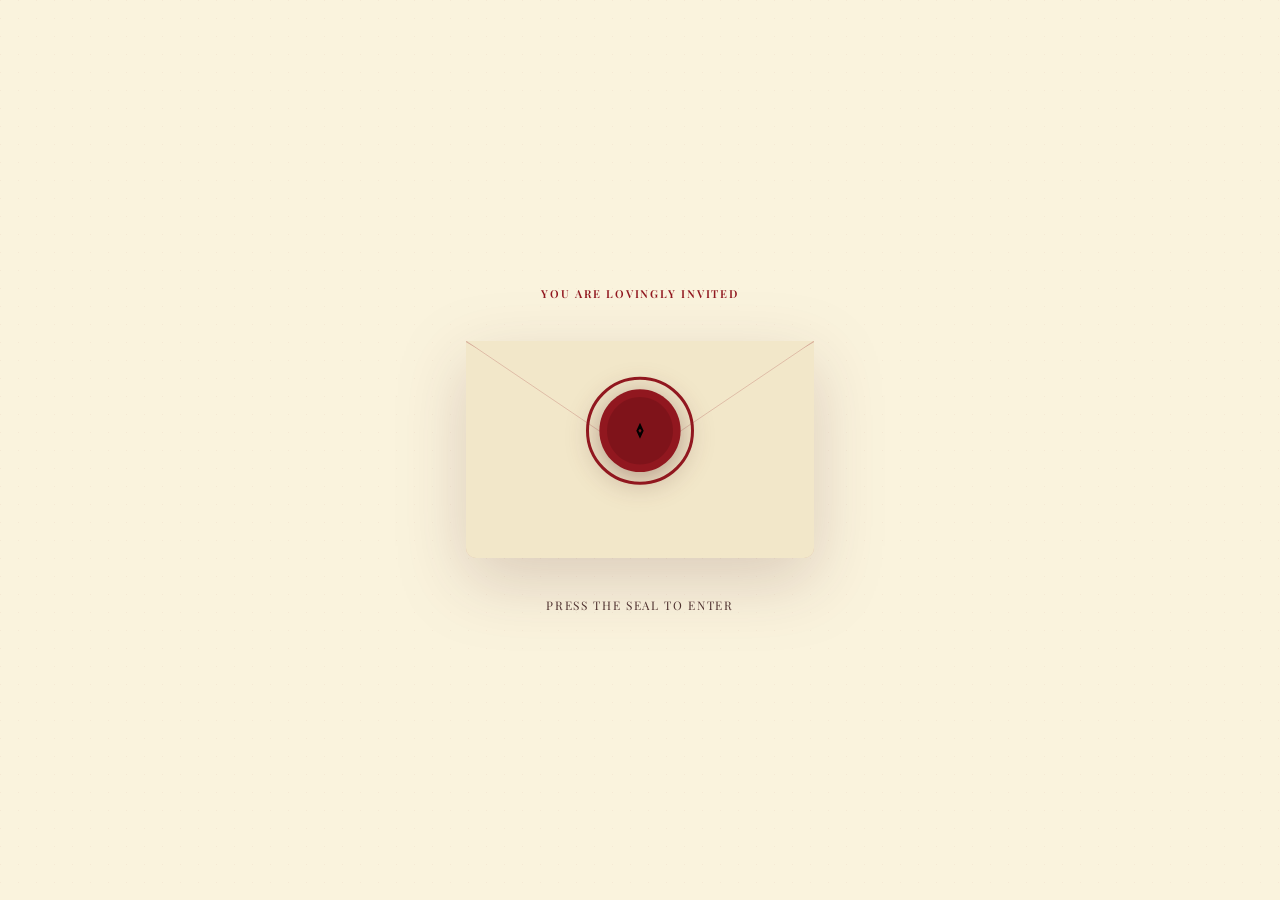
<file: index.html>
<!doctype html>
<html lang="en">
<head>
  <meta charset="utf-8">
  <meta name="viewport" content="width=device-width, initial-scale=1">
  <title>Abdul Khayyum Farooqui</title>
  <meta name="description" content="Join us Sunday, December 20th, 2026 at 5:30 PM at Metroplex Event Center, Rogers, AR.">

  <!-- Link-preview card (WhatsApp/iMessage/Facebook/etc. read these when the URL is shared) -->
  <meta property="og:type" content="website">
  <meta property="og:title" content="Abdul Khayyum Farooqui">
  <meta property="og:description" content="Join us Sunday, December 20th, 2026 at 5:30 PM at Metroplex Event Center, Rogers, AR.">
  <meta name="twitter:card" content="summary_large_image">
  <meta name="twitter:title" content="Abdul Khayyum Farooqui">
  <meta name="twitter:description" content="Join us Sunday, December 20th, 2026 at 5:30 PM at Metroplex Event Center, Rogers, AR.">

  <link rel="preconnect" href="https://fonts.googleapis.com">
  <link rel="preconnect" href="https://fonts.gstatic.com" crossorigin>
  <link href="https://fonts.googleapis.com/css2?family=Alex+Brush&family=Amiri:ital@0;1&family=Cormorant+Garamond:ital,wght@0,400;0,500;0,600;1,400;1,500&family=Playfair+Display:wght@500;600;700&display=swap" rel="stylesheet">

  <link rel="icon" href="data:image/svg+xml,%3Csvg xmlns='http://www.w3.org/2000/svg' viewBox='0 0 16 16'%3E%3Cpath fill='%2391171F' d='M8 1 L11.2 8 L8 15 L4.8 8 Z'/%3E%3C/svg%3E">
  <link rel="stylesheet" href="./static/css/style.css">
</head>
<body>

  <!-- Reusable ornament sprite (invisible; referenced via <use>) -->
  <svg width="0" height="0" style="position:absolute" aria-hidden="true">
    <defs>
      <symbol id="orn-flourish" viewBox="0 0 120 120">
        <path d="M4,4 C40,4 28,42 60,42 C92,42 80,12 116,12" fill="none" stroke="currentColor" stroke-width="1.3"/>
        <path d="M4,4 C4,40 42,28 42,60 C42,92 12,80 12,116" fill="none" stroke="currentColor" stroke-width="1.3"/>
        <path d="M4,4 C48,4 48,48 96,48" fill="none" stroke="currentColor" stroke-width="0.9" opacity="0.7"/>
        <circle cx="60" cy="42" r="2.6" fill="currentColor"/>
        <circle cx="42" cy="60" r="2.6" fill="currentColor"/>
        <circle cx="96" cy="48" r="2" fill="currentColor" opacity="0.7"/>
      </symbol>
      <symbol id="orn-diamond" viewBox="0 0 16 16">
        <path fill-rule="evenodd" d="M8 1 L11.2 8 L8 15 L4.8 8 Z M8 6.2 L9.4 8 L8 9.8 L6.6 8 Z"/>
      </symbol>
    </defs>
  </svg>

  <!-- The Seal Unfastens entry -->
  <div id="seal-overlay">
    <div class="seal-scene">
      <p class="eyebrow seal-eyebrow">You are lovingly invited</p>

      <div class="envelope">
        <div class="envelope-back"></div>
        <div class="envelope-flap">
          <svg class="envelope-crease" viewBox="0 0 100 33.75" preserveAspectRatio="none" aria-hidden="true">
            <path class="envelope-crease-fill" d="M0,0 L100,0 L50,33.75 Z"/>
            <path d="M0,0 L50,33.75 L100,0" vector-effect="non-scaling-stroke"/>
          </svg>
        </div>
        <div class="envelope-card">
          <p class="eyebrow">Reception</p>
          <p class="envelope-card-names">
            <span>Abdul Khayyum Farooqui</span>
          </p>
          <svg class="envelope-card-bismillah" viewBox="0 0 320 64" aria-hidden="true">
            <g class="bismillah-reveal">
              <text x="160" y="38" text-anchor="middle" class="bismillah-text">بِسْمِ ٱللَّٰهِ ٱلرَّحْمَٰنِ ٱلرَّحِيمِ</text>
            </g>
            <path class="bismillah-stroke" d="M280,54 C230,63 90,63 40,54" fill="none"/>
          </svg>
        </div>
        <div class="envelope-pocket">
          <svg class="envelope-crease" viewBox="0 0 100 56.25" preserveAspectRatio="none" aria-hidden="true">
            <path d="M0,0.2 L50,24.95 L100,0.2" vector-effect="non-scaling-stroke"/>
          </svg>
        </div>

        <div class="seal-wrap">
          <button type="button" id="seal-btn" aria-label="Press the seal to enter the invitation">
            <svg class="wax-seal" viewBox="0 0 120 120" aria-hidden="true">
              <g class="seal-half seal-half-left">
                <path d="M60 6 C31 6 7 30 7 60 C7 90 31 114 60 114 Z" fill="#91171F"/>
                <path d="M60 16 C36 16 17 36 17 60 C17 84 36 104 60 104 Z" fill="#6F1017" opacity="0.5"/>
              </g>
              <g class="seal-half seal-half-right">
                <path d="M60 6 C89 6 113 30 113 60 C113 90 89 114 60 114 Z" fill="#91171F"/>
                <path d="M60 16 C84 16 103 36 103 60 C103 84 84 104 60 104 Z" fill="#6F1017" opacity="0.5"/>
              </g>
              <g class="seal-core">
                <use href="#orn-diamond" x="48" y="48" width="24" height="24" style="color:#FAF3DD"/>
              </g>
            </svg>
          </button>
        </div>
      </div>

      <p class="seal-hint" id="seal-hint">Press the seal to enter</p>
    </div>
  </div>

  <noscript>
    <style>
      #seal-overlay { display: none !important; }
      main[hidden] { display: block !important; }
      .reveal { opacity: 1 !important; transform: none !important; }
    </style>
  </noscript>

  <!-- Main invitation -->
  <main id="invitation" hidden>

    <section class="section hero reveal">
      <svg class="corner corner-tl" viewBox="0 0 120 120" aria-hidden="true"><use href="#orn-flourish"/></svg>
      <svg class="corner corner-tr" viewBox="0 0 120 120" aria-hidden="true"><use href="#orn-flourish"/></svg>

      <p class="besmillah-arabic">بِسْمِ ٱللَّٰهِ ٱلرَّحْمَٰنِ ٱلرَّحِيمِ</p>
      <p class="besmillah-translation">In the name of God, the Most Gracious, the Most Merciful</p>

      <p class="host-line">Mrs. Sadaf Unnisa</p>

      <p class="request-line">Requests the honor of your presence at the</p>
      <h2 class="ceremony-name">Reception</h2>
      <p class="request-line">celebrating the marriage of</p>

      <h1 class="couple-names">
        <span class="name">Abdul Khayyum<br>Farooqui</span>
        <span class="parents-line">son of Mrs. and Mr. (Late) Abdul Basith Farooqui</span>
      </h1>

      <p class="request-line">with the daughter of</p>
      <p class="host-line">
        Mr. and Mrs. Nusrath Aleem Mohammed
      </p>

      <div class="divider"><span></span><svg class="divider-mark" viewBox="0 0 16 16" aria-hidden="true"><use href="#orn-diamond"/></svg><span></span></div>

      <p class="blessings-label">With the blessings of</p>
      <div class="blessings-list">
        <ul class="blessings-group">
          
          <li>Mrs. Fatima Sultana</li>
          
        </ul>
      </div>

      <p class="blessings-label">and with the blessings of the late</p>
      <div class="blessings-list">
        <ul class="blessings-group">
          <li>Mr. Abdul Basith Farooqui</li>
          <li>Mr. &amp; Mrs. Abdul Hameed Farooqui</li>
          <li>Mr. &amp; Mrs. Mir Kazim Ali</li>
        </ul>
        <ul class="blessings-group">
          <li>Mr. &amp; Mrs. Khaja Aleemuddin</li>
          <li>Mr. Mohammed Abdul Azeez</li>
        </ul>
      </div>

      <svg class="corner corner-bl" viewBox="0 0 120 120" aria-hidden="true"><use href="#orn-flourish"/></svg>
      <svg class="corner corner-br" viewBox="0 0 120 120" aria-hidden="true"><use href="#orn-flourish"/></svg>
    </section>

    <section class="section details reveal">
      <h2 class="section-title script">Reception</h2>

      <div class="details-split">
        <div class="details-when">
          <p class="field-label">Date</p>
          <p class="field-value when-value">Sunday</p>
          <p class="field-value when-value">December 20th, 2026</p>

          <p class="field-label">Time</p>
          <p class="field-value when-value field-icon-row"><svg class="icon" viewBox="0 0 24 24" aria-hidden="true"><circle cx="12" cy="12" r="9"/><path d="M12 7v5l3.2 1.8"/></svg> 5:30 PM onwards</p>
          <p class="field-value when-value entry-note">Bride and groom enter at 6:00 PM</p>
        </div>

        <div class="details-where">
          <p class="field-label">Venue</p>
          <p class="field-value venue-name">Metroplex Event Center</p>
          <p class="field-sub">2331 S 8th St, Rogers, AR 72758</p>

          <a class="maps-btn" href="https://www.google.com/maps/search/?api=1&amp;query=Metroplex+Event+Center+2331+S+8th+St+Rogers+AR+72758" target="_blank" rel="noopener noreferrer">
            <svg class="icon" viewBox="0 0 24 24" aria-hidden="true"><path d="M12 21s-6.6-5.4-6.6-10.2A6.6 6.6 0 0 1 12 4.2a6.6 6.6 0 0 1 6.6 6.6C18.6 15.6 12 21 12 21z"/><circle cx="12" cy="10.8" r="2.4"/></svg>
            View Location
          </a>
        </div>
      </div>
    </section>

    <section class="section rsvp reveal">
      <p class="eyebrow">Kindly Respond</p>
      <h2 class="section-title script">RSVP</h2>
      <p class="rsvp-note">With hearts full of gratitude, we kindly request<br>no boxed gifts, please.</p>

      
      <a class="rsvp-link" href="./rsvp.html">RSVP Here</a>
      
    </section>

    <div class="divider section-divider"><span></span><svg class="divider-mark" viewBox="0 0 16 16" aria-hidden="true"><use href="#orn-diamond"/></svg><span></span></div>

    <section class="section spiritual reveal">
      <div class="spiritual-grid">
        <div class="spiritual-verses">
          
          <blockquote class="ayah">
            <p class="ayah-arabic">وَمِنْ آيَاتِهِ أَنْ خَلَقَ لَكُم مِّنْ أَنفُسِكُمْ أَزْوَاجًا لِّتَسْكُنُوا إِلَيْهَا وَجَعَلَ بَيْنَكُم مَّوَدَّةً وَرَحْمَةً</p>
            <p class="ayah-translation">&ldquo;And of His signs is that He created for you from yourselves mates that you may find tranquility in them; and He placed between you affection and mercy.&rdquo;</p>
            <cite>Quran 30:21</cite>
          </blockquote>
          
          <blockquote class="ayah">
            <p class="ayah-arabic">وَخَلَقْنَاكُمْ أَزْوَاجًا</p>
            <p class="ayah-translation">&ldquo;And We created you in pairs.&rdquo;</p>
            <cite>Quran 78:8</cite>
          </blockquote>
          
        </div>

        <div class="spiritual-side">
          <div class="arch-card">
            <p class="eyebrow">A Dua for the Couple</p>
            <div class="divider small"><span></span><svg class="divider-mark" viewBox="0 0 16 16" aria-hidden="true"><use href="#orn-diamond"/></svg><span></span></div>
            <p class="dua">Oh Allah, guide this couple to the best of understanding, happiness, prosperity &amp; success. Bless them, bring blessings upon them, and unite them in goodness. (Ameen)</p>
          </div>
        </div>
      </div>
    </section>

    <div class="divider section-divider"><span></span><svg class="divider-mark" viewBox="0 0 16 16" aria-hidden="true"><use href="#orn-diamond"/></svg><span></span></div>

    <section class="section closing reveal">
      <p class="eyebrow">A Heartfelt Note</p>
      <h2 class="section-title script">We Can't Wait to Celebrate With You</h2>
      <p class="closing-message">With love and gratitude, we look forward to celebrating this joyous occasion with our beloved family and friends. Your presence, prayers, and blessings will make our reception truly memorable.</p>

    </section>

    <div class="divider section-divider"><span></span><svg class="divider-mark" viewBox="0 0 16 16" aria-hidden="true"><use href="#orn-diamond"/></svg><span></span></div>

    <section class="section countdown-section reveal">
      <p class="eyebrow">Counting the moments to the reception</p>
      <h2 class="section-title script">Until We Celebrate</h2>
      <p class="detail-line">Sunday, December 20th, 2026 &middot; 5:30 PM</p>
      <div id="countdown" class="countdown" data-target="2026-12-20T17:30:00-06:00">
        <div class="countdown-unit"><span class="value" id="cd-days">--</span><span class="label">Days</span></div>
        <div class="countdown-unit"><span class="value" id="cd-hours">--</span><span class="label">Hours</span></div>
        <div class="countdown-unit"><span class="value" id="cd-minutes">--</span><span class="label">Minutes</span></div>
        <div class="countdown-unit"><span class="value" id="cd-seconds">--</span><span class="label">Seconds</span></div>
      </div>
    </section>

  </main>

  <script src="./static/js/vendor/anime.iife.min.js"></script>
  <script src="./static/js/seal.js"></script>
  <script src="./static/js/countdown.js"></script>
  <script src="./static/js/motion.js"></script>
</body>
</html>
</file>
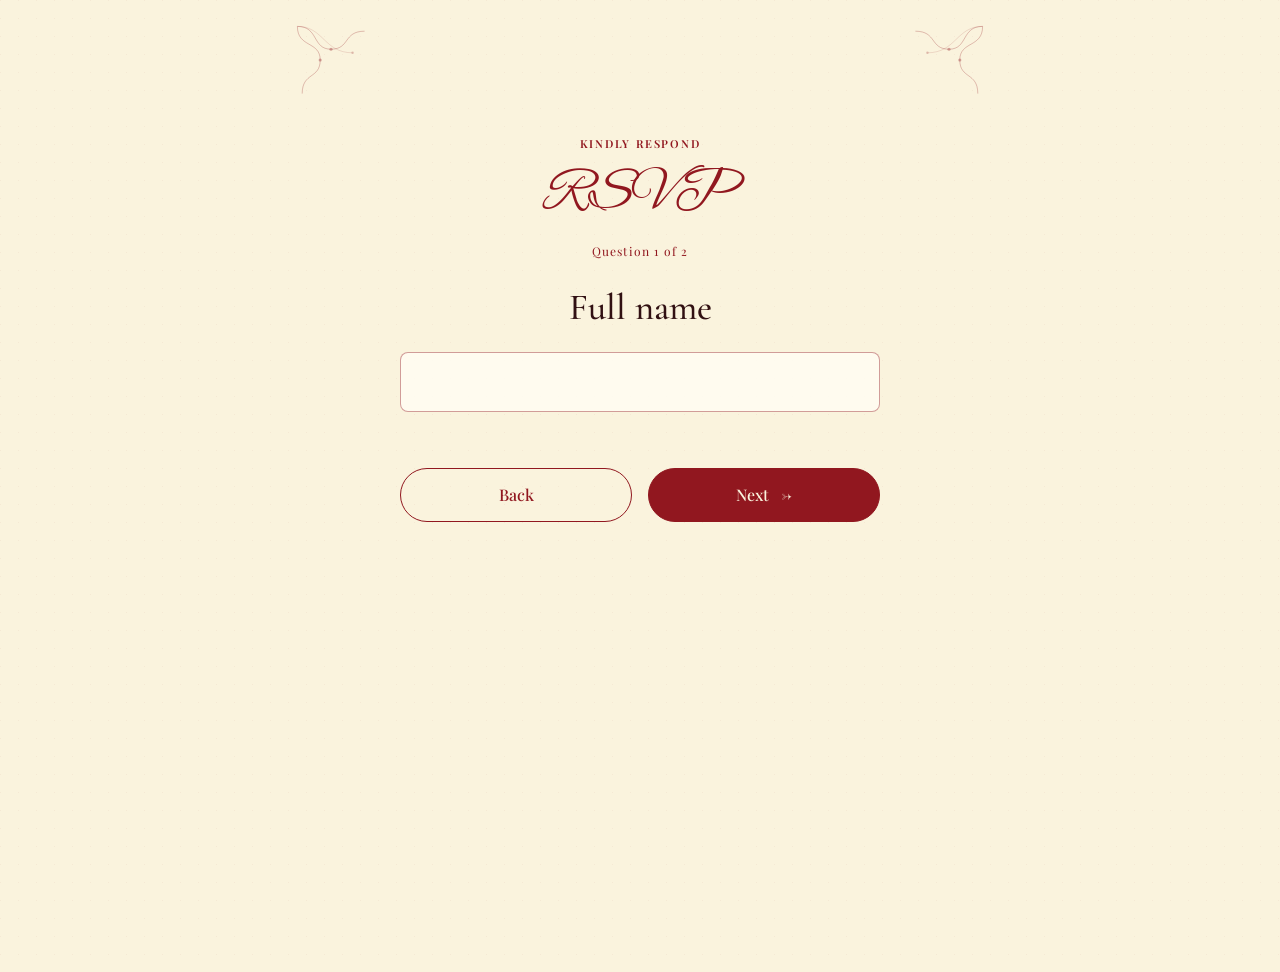
<file: rsvp.html>
<!doctype html><html lang="en"><head>
  <meta charset="utf-8">
  <meta name="viewport" content="width=device-width, initial-scale=1">
  <title>RSVP · Reception</title>
  <meta name="description" content="Join us Sunday, December 20th, 2026 at 5:30 PM at Metroplex Event Center, Rogers, AR.">

  <!-- Link-preview card (WhatsApp/iMessage/Facebook/etc. read these when the URL is shared) -->
  <meta property="og:type" content="website">
  <meta property="og:title" content="Abdul Khayyum Farooqui">
  <meta property="og:description" content="Join us Sunday, December 20th, 2026 at 5:30 PM at Metroplex Event Center, Rogers, AR.">
  <meta name="twitter:card" content="summary_large_image">
  <meta name="twitter:title" content="Abdul Khayyum Farooqui">
  <meta name="twitter:description" content="Join us Sunday, December 20th, 2026 at 5:30 PM at Metroplex Event Center, Rogers, AR.">

  <link rel="preconnect" href="https://fonts.googleapis.com">
  <link rel="preconnect" href="https://fonts.gstatic.com" crossorigin>
  <link href="https://fonts.googleapis.com/css2?family=Alex+Brush&family=Amiri:ital@0;1&family=Cormorant+Garamond:ital,wght@0,400;0,500;0,600;1,400;1,500&family=Playfair+Display:wght@500;600;700&display=swap" rel="stylesheet">

  <link rel="icon" href="data:image/svg+xml,%3Csvg xmlns='http://www.w3.org/2000/svg' viewBox='0 0 16 16'%3E%3Cpath fill='%2391171F' d='M8 1 L11.2 8 L8 15 L4.8 8 Z'/%3E%3C/svg%3E">
  <link rel="stylesheet" href="./static/css/style.css">

  <link rel="stylesheet" href="./static/css/rsvp.css">
</head>
<body class="rsvp-page">
  <svg width="0" height="0" style="position:absolute" aria-hidden="true">
    <defs>
      <symbol id="orn-flourish" viewBox="0 0 120 120">
        <path d="M4,4 C40,4 28,42 60,42 C92,42 80,12 116,12" fill="none" stroke="currentColor" stroke-width="1.3"/>
        <path d="M4,4 C4,40 42,28 42,60 C42,92 12,80 12,116" fill="none" stroke="currentColor" stroke-width="1.3"/>
        <path d="M4,4 C48,4 48,48 96,48" fill="none" stroke="currentColor" stroke-width="0.9" opacity="0.7"/>
        <circle cx="60" cy="42" r="2.6" fill="currentColor"/>
        <circle cx="42" cy="60" r="2.6" fill="currentColor"/>
        <circle cx="96" cy="48" r="2" fill="currentColor" opacity="0.7"/>
      </symbol>
      <symbol id="orn-diamond" viewBox="0 0 16 16">
        <path fill-rule="evenodd" d="M8 1 L11.2 8 L8 15 L4.8 8 Z M8 6.2 L9.4 8 L8 9.8 L6.6 8 Z"/>
      </symbol>
    </defs>
  </svg>


<main id="invitation">
<section class="section rsvp-flow">
  <svg class="corner corner-tl" viewBox="0 0 120 120" aria-hidden="true"><use href="#orn-flourish"/></svg>
  <svg class="corner corner-tr" viewBox="0 0 120 120" aria-hidden="true"><use href="#orn-flourish"/></svg>
  <div id="rsvp-questions">
    <p class="eyebrow">Kindly Respond</p>
    <h1 class="section-title script">RSVP</h1>
    <p class="preview-note">Preview · Responses are not being sent yet.</p>
    <p class="step-indicator" id="step-indicator" aria-live="polite">Question 1 of 2</p>
    <form id="rsvp-form" novalidate>
      <div class="question-panel" id="name-step">
        <label class="question-label" for="full-name">Full name</label>
        <input id="full-name" name="fullName" type="text" autocomplete="name" maxlength="150" required aria-describedby="form-error">
      </div>
      <div class="question-panel" id="party-step" hidden>
        <label class="question-label" for="party-size">Total number attending,<br>including yourself</label>
        <input id="party-size" name="partySize" type="number" min="1" step="1" inputmode="numeric" required aria-describedby="form-error">
      </div>
      <p id="form-error" class="form-error" role="alert"></p>
      <div class="form-actions">
        <a class="flow-button secondary" href="./index.html" id="invitation-back">Back</a>
        <button class="flow-button secondary" type="button" id="step-back" hidden>Back</button>
        <button class="flow-button primary" type="submit" id="step-next">Next <span aria-hidden="true">→</span></button>
      </div>
    </form>
  </div>
  <div id="rsvp-complete" hidden>
    <p class="eyebrow">Until We Celebrate</p>
    <h1 class="section-title script" tabindex="-1" id="thank-you-title">Thank You</h1>
    <p id="response-message">This is a preview; your response has not been sent.</p>
    <div class="divider"><span></span><svg class="divider-mark" viewBox="0 0 16 16" aria-hidden="true"><use href="#orn-diamond"/></svg><span></span></div>
    <p class="field-label">Reception</p>
    <p class="confirmation-date">Sunday, December 20th, 2026</p>
    <p class="field-value">5:30 PM onwards</p>
    <p class="field-label">Venue</p>
    <p class="field-value venue-name">Metroplex Event Center</p>
    <p class="field-sub">2331 S 8th St, Rogers, AR 72758</p>
    <a class="maps-btn" href="https://www.google.com/maps/search/?api=1&amp;query=Metroplex+Event+Center+2331+S+8th+St+Rogers+AR+72758" target="_blank" rel="noopener noreferrer">View Location</a>
    <div class="confirmation-countdown">
      <h2 class="section-title script">Until We Celebrate</h2>
      <div id="countdown" class="countdown" data-target="2026-12-20T17:30:00-06:00">
        <div class="countdown-unit"><span class="value" id="cd-days">--</span><span class="label">Days</span></div>
        <div class="countdown-unit"><span class="value" id="cd-hours">--</span><span class="label">Hours</span></div>
        <div class="countdown-unit"><span class="value" id="cd-minutes">--</span><span class="label">Minutes</span></div>
        <div class="countdown-unit"><span class="value" id="cd-seconds">--</span><span class="label">Seconds</span></div>
      </div>

    </div>
    <a class="flow-button secondary return-link" href="./index.html">Back to Invitation</a>
  </div>
</section>
</main>
<script src="./static/js/rsvp-config.js"></script>
<script src="./static/js/rsvp.js"></script>
<script src="./static/js/countdown.js"></script>
</body></html>
</file>
<file: static/css/style.css>
/* Walimah Heirloom Edition — Phase 1 foundation */
:root {
  /* Primitive tokens */
  --color-cream-50: #faf3dd;
  --color-cream-100: #f2e7c9;
  --color-red-700: #91171f;
  --color-red-800: #6f1017;
  --color-ink: #311012;
  --color-line: rgba(145, 23, 31, 0.2);
  --color-line-strong: rgba(145, 23, 31, 0.42);
  --color-success: #356347;
  --color-error: #9d3030;

  /* Semantic tokens */
  --surface-page: var(--color-cream-50);
  --surface-raised: rgba(255, 252, 242, 0.72);
  --text-primary: var(--color-ink);
  --text-muted: rgba(49, 16, 18, 0.86);
  --text-accent: var(--color-red-700);
  --border-subtle: var(--color-line);
  --focus-ring: var(--color-red-700);

  /* Component tokens */
  --button-primary-bg: var(--color-red-700);
  --button-primary-fg: var(--color-cream-50);
  --button-secondary-border: var(--color-red-700);
  --input-bg: rgba(255, 252, 242, 0.88);
  --input-border: var(--color-line);
  --radius-surface: 12px;
  --radius-input: 8px;
  --radius-control: 999px;
  --shadow-paper: 0 16px 44px rgba(76, 23, 25, 0.09);
  --page-max: 1240px;
  --column-max: 690px;
  --font-display: "Playfair Display", Georgia, serif;
  --font-body: "Cormorant Garamond", Georgia, serif;
  --font-arabic: "Amiri", serif;
  --font-script: "Alex Brush", "Brush Script MT", cursive;
}

* { box-sizing: border-box; }
html { background: var(--surface-page); }
body { min-width: 0; margin: 0; background-color: var(--surface-page); background-image: radial-gradient(circle at 0 0, rgba(145, 23, 31, 0.045) 0 1px, transparent 1.5px); background-size: 18px 18px; color: var(--text-primary); font-family: var(--font-body); font-size: 19px; line-height: 1.58; }
button, input, textarea { font: inherit; }
button, a, input, textarea { -webkit-tap-highlight-color: transparent; }
h1, h2, p, blockquote { margin-top: 0; }
h1, h2 { color: var(--text-primary); font-family: var(--font-display); font-weight: 600; }
:focus-visible { outline: 3px solid var(--focus-ring); outline-offset: 3px; }
/* The invitation container receives programmatic focus after entry; its ring must not paint around the whole page. Keyboard rings on interactive elements inside are unaffected. */
#invitation:focus { outline: none; }

.script { color: var(--text-accent); font-family: var(--font-script); font-weight: 400; }
.eyebrow, .blessings-label, .field-label { color: var(--text-accent); font-family: var(--font-display); font-size: 0.69rem; font-weight: 600; letter-spacing: 0.16em; text-transform: uppercase; }
.eyebrow { margin: 0 0 12px; }
.divider { display: flex; align-items: center; gap: 11px; width: min(100%, 250px); margin: 23px auto; color: var(--text-accent); }
.divider.small { width: min(100%, 160px); margin: 17px auto; }.arch-card .divider.small { margin-top: -10px; margin-bottom: 26px; }
.divider span { flex: 1; height: 2px; background: var(--border-subtle); }
.divider-mark { width: 13px; height: 13px; flex: none; fill: currentColor; }
.icon { display: inline-block; width: 1.05em; height: 1.05em; flex: none; vertical-align: -0.16em; fill: none; stroke: currentColor; stroke-width: 1.6; stroke-linecap: round; stroke-linejoin: round; }
.field-icon-row { display: flex; align-items: center; justify-content: center; gap: 9px; }
.field-icon-row .icon { color: var(--text-accent); }
.maps-btn .icon { margin-right: 9px; }
.section-divider { margin: 0 auto; }
.corner { position: absolute; width: 72px; height: 72px; color: rgba(145, 23, 31, .34); }
.corner-tl { top: 16px; left: 2px; }.corner-tr { top: 16px; right: 2px; transform: scaleX(-1); }.corner-bl { bottom: 16px; left: 2px; transform: scaleY(-1); }.corner-br { right: 2px; bottom: 16px; transform: scale(-1); }

/* The Seal Unfastens entry */
#seal-overlay { position: fixed; inset: 0; z-index: 100; display: grid; place-items: center; overflow: hidden; background-color: var(--surface-page); background-image: radial-gradient(circle at 0 0, rgba(145, 23, 31, 0.045) 0 1px, transparent 1.5px); background-size: 18px 18px; transition: opacity .45s ease; }
#seal-overlay.is-settled { opacity: 0; pointer-events: none; }
#seal-overlay.is-done { display: none; }
.seal-scene { display: flex; flex-direction: column; align-items: center; gap: 38px; padding: 24px; text-align: center; }
.seal-eyebrow { margin: 0; }

/* Real envelope: back body, card inside (z1), front pocket (z3), closed flap (z4), seal (z5).
   On open the flap rotates upright and drops behind the card (z1→ under card z2). */
.envelope { position: relative; width: min(348px, 86vw); aspect-ratio: 8 / 5; perspective: 1100px; filter: drop-shadow(0 22px 34px rgba(76, 23, 25, .18)); }
.envelope-back { position: absolute; inset: 0; z-index: 0; background: var(--color-cream-100); border: 1px solid var(--border-subtle); border-radius: 0 0 10px 10px; box-shadow: inset 0 0 26px rgba(76, 23, 25, .07); }
.envelope-card { position: absolute; inset: 6% 6% 9%; z-index: 1; display: flex; flex-direction: column; align-items: center; justify-content: center; gap: 7px; padding: 10px; background: #fffcf2; border: 1px solid var(--border-subtle); border-radius: var(--radius-surface); box-shadow: 0 8px 22px rgba(76, 23, 25, .12); opacity: 0; transform: translateY(4%); transition: transform 1.15s cubic-bezier(.22, 1, .36, 1), opacity .55s ease; }
#seal-overlay.is-open .envelope-card { opacity: 1; }
#seal-overlay.is-risen .envelope-card { z-index: 2; transform: translateY(-72%) scale(1.05); }
.envelope-card .eyebrow { margin: 0; }
.envelope-card-names { display: flex; flex-direction: column; margin: 0; color: var(--text-accent); font-family: var(--font-script); font-size: 1.45rem; font-weight: 400; line-height: 1.15; }
.envelope-card-names .amp { color: var(--text-muted); font-family: var(--font-body); font-size: .68em; font-style: italic; }
.envelope-card-bismillah { width: 84%; height: auto; color: var(--text-accent); }
.bismillah-text { font-family: var(--font-arabic); font-size: 21px; fill: currentColor; }
.bismillah-reveal { clip-path: inset(0 0 0 100%); transition: clip-path 1.15s ease .1s; }
#seal-overlay.is-drawn .bismillah-reveal { clip-path: inset(0 0 0 0); }
.bismillah-stroke { stroke: currentColor; stroke-width: 1.2; stroke-linecap: round; stroke-dasharray: 242; stroke-dashoffset: 242; transition: stroke-dashoffset 1.25s ease .5s; }
#seal-overlay.is-drawn .bismillah-stroke { stroke-dashoffset: 0; }

.envelope-pocket { position: absolute; inset: 0; z-index: 3; background-color: var(--color-cream-100); border-radius: 0 0 10px 10px; clip-path: polygon(0 0, 50% 44%, 100% 0, 100% 100%, 0 100%); }

.envelope-flap { position: absolute; top: 0; right: 0; left: 0; z-index: 4; height: 54%; background-color: transparent; transform-origin: top center; transition: transform .85s cubic-bezier(.65, 0, .35, 1); }
#seal-overlay.is-open .envelope-flap { transform: rotateX(180deg); }
#seal-overlay.is-risen .envelope-flap { z-index: 1; }

/* All fold/crease lines are SVG-only: exactly 1px, one color, all the way across.
   CSS borders are removed from flap/pocket because clip-path clips them into uneven widths. */
.envelope-crease { position: absolute; inset: 0; width: 100%; height: 100%; fill: none; stroke: var(--color-line); stroke-width: 1; vector-effect: non-scaling-stroke; pointer-events: none; }
.envelope-crease-fill { fill: var(--color-cream-100); stroke: none; }

.seal-wrap { position: absolute; top: 44%; left: 50%; z-index: 4; transform: translate(-50%, -50%); transition: opacity .3s ease; }
#seal-overlay.is-open .seal-wrap { opacity: 0; pointer-events: none; }
#seal-btn { width: 92px; height: 92px; padding: 0; border: 0; background: none; cursor: pointer; filter: drop-shadow(0 6px 10px rgba(76, 23, 25, .32)); transition: transform .18s ease, filter .18s ease; }
#seal-btn:hover { transform: scale(1.04); }
#seal-btn:active, #seal-overlay.is-pressing #seal-btn { transform: scale(.9); filter: drop-shadow(0 2px 5px rgba(76, 23, 25, .32)); }
.seal-half, .seal-core { transform-origin: 60px 60px; transition: transform .55s ease, opacity .55s ease; }
#seal-overlay.is-cracked .seal-half-left { transform: translateX(-18px) rotate(-16deg); opacity: 0; }
#seal-overlay.is-cracked .seal-half-right { transform: translateX(18px) rotate(16deg); opacity: 0; }
#seal-overlay.is-cracked .seal-core { opacity: 0; }
.seal-hint { margin: 0; color: var(--text-muted); font-family: var(--font-display); font-size: .74rem; letter-spacing: .14em; text-transform: uppercase; transition: opacity .3s ease; }
#seal-overlay.is-open .seal-hint, #seal-overlay.is-settled .seal-hint { opacity: 0; }
#seal-btn:focus { outline: none; }
#seal-btn:focus-visible { outline: 3px solid var(--focus-ring); outline-offset: 5px; border-radius: 50%; }

#seal-overlay.no-motion, #seal-overlay.no-motion * { transition: none !important; animation: none !important; }

.maps-btn, .rsvp-link { cursor: pointer; transition: background-color .18s ease, color .18s ease, transform .18s ease, box-shadow .18s ease; }
.maps-btn:active, .rsvp-link:active { transform: translateY(1px); }

#invitation { position: relative; width: min(100%, var(--page-max)); margin: 0 auto; padding: 0 20px 72px; }#invitation[hidden] { display: none; }.section { position: relative; width: min(100%, var(--column-max)); margin: 0 auto; padding: 70px 0; text-align: center; }.reveal { opacity: 0; transform: translateY(16px); transition: opacity .6s ease, transform .6s ease; }.reveal.is-visible { opacity: 1; transform: translateY(0); }.section-title { margin-bottom: 12px; font-size: clamp(2.25rem, 9vw, 3.7rem); line-height: 1; }

.hero { padding-top: 86px; }.besmillah-arabic { margin-bottom: 18px; color: var(--text-accent); font-family: var(--font-arabic); font-size: clamp(1.8rem, 7vw, 2.55rem); line-height: 1.55; }.besmillah-translation, .host-line, .request-line, .parents-line, .field-sub, .closing-sub { color: var(--text-muted); }.besmillah-translation { margin-bottom: 10px; font-size: .98rem; font-style: italic; }.host-line { margin: 0 0 22px; font-size: 1.05rem; letter-spacing: 0; line-height: 1.65; }.blessings-label { margin-bottom: 9px; }.blessings-list { margin: 0 0 16px; }.blessings-list:last-of-type { margin-bottom: 0; }.blessings-group { padding: 0; margin: 0; color: var(--text-primary); font-size: 1.1rem; list-style: none; }.blessings-group li + li { margin-top: 4px; }.blessings-group + .blessings-group { margin-top: 17px; }.request-line { margin-bottom: 3px; font-size: 1.08rem; font-style: italic; }.ceremony-name { margin: 26px 0 26px; color: var(--text-accent); font-family: var(--font-script); font-size: clamp(3.05rem, 13vw, 5.3rem); font-weight: 400; line-height: .95; }.couple-names { margin: 16px 0 17px; font-family: var(--font-body); font-weight: 500; letter-spacing: -0.025em; line-height: 1.04; }.couple-names .name { display: block; color: var(--text-primary); font-size: clamp(2.35rem, 10.5vw, 4.7rem); }.couple-names .with { display: block; margin: 10px 0; color: var(--text-accent); font-family: var(--font-script); font-size: 2.15rem; font-style: normal; letter-spacing: 0; }.parents-line { display: block; margin: 14px 0 8px; font-size: 1.02rem; letter-spacing: 0; line-height: 1.65; }

.ayah { margin: 0 auto 36px; padding: 0; border: 0; }.ayah-arabic { margin-bottom: 12px; color: var(--text-accent); font-family: var(--font-arabic); font-size: clamp(1.75rem, 7vw, 2.35rem); line-height: 1.65; }.ayah-translation { margin: 0 0 9px; color: var(--text-primary); font-size: 1.13rem; font-style: italic; }cite { color: var(--text-accent); font-family: var(--font-display); font-size: .77rem; font-style: normal; letter-spacing: .08em; text-transform: uppercase; }
.spiritual-grid { display: grid; gap: 24px; }.spiritual-verses { text-align: center; }.spiritual-side { display: flex; flex-direction: column; align-items: center; text-align: center; }
.arch-card { position: relative; width: 100%; max-width: 420px; margin: 84px auto 0; padding: 36px 26px 26px; border: 1px solid var(--border-subtle); border-top: 0; border-radius: 0 0 var(--radius-surface) var(--radius-surface); background: var(--surface-raised); box-shadow: var(--shadow-paper); text-align: center; }.arch-card::before { position: absolute; top: -82px; right: 0; left: 0; height: 82px; border: 1px solid var(--border-subtle); border-bottom: 0; border-radius: 220px 220px 0 0; content: ""; }.arch-card .eyebrow { position: absolute; top: -48px; right: 0; left: 0; z-index: 1; width: 100%; margin: 0; font-family: var(--font-script); font-size: 1.5rem; font-weight: 400; letter-spacing: 0; line-height: 1; text-align: center; text-transform: none; }.dua { margin: 0; color: var(--text-primary); font-size: 1.06rem; font-style: italic; }

.countdown-section .detail-line { margin-bottom: 26px; color: var(--text-muted); }.countdown { display: grid; grid-template-columns: repeat(2, minmax(0, 1fr)); max-width: 560px; margin: 0 auto; border-top: 1px solid var(--border-subtle); border-bottom: 1px solid var(--border-subtle); }.countdown-unit { min-height: 122px; padding: 20px 8px 16px; border-left: 1px solid var(--border-subtle); }.countdown-unit:nth-child(odd) { border-left: 0; }.countdown-unit .value { display: block; color: var(--text-accent); font-family: var(--font-display); font-size: clamp(2.15rem, 10vw, 3.4rem); line-height: 1; }.countdown-unit .label { display: block; margin-top: 9px; color: var(--text-muted); font-family: var(--font-display); font-size: .68rem; letter-spacing: .13em; text-transform: uppercase; }

.framed-card { position: relative; max-width: 500px; margin: 30px auto 0; padding: 30px 23px; border: 1px solid var(--border-subtle); border-radius: var(--radius-surface); background: var(--surface-raised); box-shadow: var(--shadow-paper); }.field-label { margin: 22px 0 3px; }.field-label:first-child { margin-top: 0; }.field-value { margin: 0; color: var(--text-primary); font-size: 1.17rem; }.field-value.script { color: var(--text-accent); font-family: var(--font-script); font-size: 2.05rem; }.field-sub { margin: 2px 0 0; font-size: .98rem; }.venue-name { font-weight: 600; }.maps-btn { display: inline-flex; align-items: center; justify-content: center; min-height: 46px; margin-top: 26px; padding: 11px 24px; border: 1px solid var(--button-secondary-border); border-radius: var(--radius-control); background: transparent; color: var(--text-accent); font-family: var(--font-display); font-size: .9rem; letter-spacing: .05em; text-decoration: none; }.maps-btn:hover { background: var(--color-red-700); box-shadow: 0 7px 18px rgba(111, 16, 23, .16); color: var(--color-cream-50); transform: translateY(-1px); }

/* A faded photo backdrop behind the Details section -- a cream wash over the
   photo keeps the text legible; ::before sits behind normal-flow content
   because .details opens its own stacking context (isolation) and the
   pseudo-element is the only thing in it at z-index -1.
   Mobile uses a dedicated crop (wedding-photo-mobile.jpg) built with the
   couple centered horizontally by construction, so background-position-x
   can just say "center" instead of a hand-tuned percentage that only
   happened to work for one guessed container size. Desktop keeps the wider
   original crop via --details-photo, already framed well at "center 32%". */
.details { position: relative; isolation: isolate; margin-top: 34px; border-radius: var(--radius-surface); --details-photo: none; }
/* The mask fades all four edges of the photo to transparent (revealing the
   plain cream page behind it) instead of cutting it off hard -- needed
   because the source photo's own colors (e.g. the bride's pink outfit) can
   land right at the crop boundary and read as a jarring solid-color bar. */
/* Rectangular photo panel (not a vignette/oval) -- only the top and bottom
   edges fade, so a stray patch of strong photo color never sits right on a
   hard boundary; left/right stay sharp, keeping the boxed look. */
.details::before { content: ""; position: absolute; inset: 0; z-index: -1; background-image: linear-gradient(rgba(250, 243, 221, .5), rgba(250, 243, 221, .58)), var(--details-photo); background-size: cover; background-position: 58% 12%; border-radius: inherit; -webkit-mask-image: linear-gradient(to bottom, transparent, #000 12%, #000 88%, transparent); mask-image: linear-gradient(to bottom, transparent, #000 12%, #000 88%, transparent); }
.details-split { display: grid; gap: 34px; margin-top: 6px; }.details-where .maps-btn { margin-top: 20px; }
/* Date and time share one treatment. They previously used the script face
   (Alex Brush), which is unreadable at a glance for numerals -- switched to
   the display serif, same size, no text-stroke/word-spacing hacks needed. */
.when-value { color: var(--text-accent); font-family: var(--font-display); font-weight: 600; font-size: clamp(2.15rem, 9.6vw, 3.1rem); line-height: 1.14; }.when-value + .when-value { margin-top: -2px; }.when-value.field-icon-row { gap: 13px; }.when-value .icon { width: .62em; height: .62em; stroke-width: 1.5; }.when-value.entry-note { margin-top: 10px; font-size: clamp(1.3rem, 5.5vw, 1.7rem); font-style: italic; }

/* RSVP now hands off to an external tracking service: a gift-etiquette
   note and a single link, styled like the Maps deep-link button. */
.rsvp-note { max-width: 430px; margin: 0 auto; color: var(--text-accent); font-size: 1.22rem; font-style: italic; font-weight: 700; }
.rsvp-link { display: inline-flex; align-items: center; justify-content: center; min-height: 46px; margin-top: 26px; padding: 11px 32px; border: 1px solid var(--button-secondary-border); border-radius: var(--radius-control); background: transparent; color: var(--text-accent); font-family: var(--font-display); font-size: .9rem; letter-spacing: .05em; text-decoration: none; }
.rsvp-link:hover { background: var(--color-red-700); box-shadow: 0 7px 18px rgba(111, 16, 23, .16); color: var(--color-cream-50); transform: translateY(-1px); }
.rsvp-link-placeholder { border-style: dashed; color: var(--text-muted); cursor: default; }
.rsvp-link-placeholder:hover { background: transparent; box-shadow: none; color: var(--text-muted); transform: none; }

.closing { padding-top: 88px; }.closing-message { max-width: 520px; margin: 0 auto; color: var(--text-muted); }.signature { margin: 34px 0 4px; color: var(--text-accent); font-family: var(--font-script); font-size: clamp(2.7rem, 11vw, 4.4rem); line-height: 1; }.closing-sub { margin-bottom: 0; font-size: .88rem; letter-spacing: .05em; }

@media (min-width: 600px) { #invitation { padding-right: 38px; padding-left: 38px; }.section { padding: 92px 0; }.hero { padding-top: 110px; }.details { margin-top: 48px; --details-photo: none; }.details::before { background-position: center 32%; }.countdown { grid-template-columns: repeat(4, minmax(0, 1fr)); max-width: none; }.countdown-unit { min-height: 135px; }.countdown-unit:nth-child(odd) { border-left: 1px solid var(--border-subtle); }.countdown-unit:first-child { border-left: 0; }.framed-card { padding: 36px 38px; } }
@media (min-width: 1000px) { body { font-size: 20px; }#invitation { padding-right: 72px; padding-left: 72px; }.section { width: min(100%, 1040px); padding: 112px 0; }.hero { width: min(100%, 820px); padding: 136px 0 128px; text-align: center; }.hero .divider { margin-right: auto; margin-left: auto; }.hero .blessings-list:not(:last-of-type) { margin-bottom: 20px; }.hero .corner-tl { top: 42px; left: 6%; }.hero .corner-tr { top: 42px; right: 6%; left: auto; }.hero .corner-bl { bottom: 36px; left: 8%; }.hero .corner-br { right: 7%; bottom: 36px; } }
@media (max-width: 420px) { body { font-size: 18px; }#invitation { padding-right: 16px; padding-left: 16px; }.section { padding: 60px 0; }.hero { padding-top: 76px; }.corner { width: 55px; height: 55px; }.framed-card { padding: 27px 18px; }.countdown-unit { min-height: 108px; } }
@media (prefers-reduced-motion: reduce) { *, *::before, *::after { scroll-behavior: auto !important; transition-duration: .01ms !important; animation-duration: .01ms !important; animation-iteration-count: 1 !important; }.reveal { opacity: 1; transform: none; } }
</file>
<file: static/css/rsvp.css>
[hidden] { display: none !important; }
.rsvp-flow { max-width: 690px; min-height: 100svh; padding-top: clamp(80px, 15vh, 140px); }
.rsvp-flow .corner-tl { top: 24px; left: 0; }
.rsvp-flow .corner-tr { top: 24px; right: 0; }
.rsvp-flow .section-title { margin-bottom: 18px; }
.preview-note { margin: 0 0 30px; font-size: 1rem; color: var(--text-muted); font-style: italic; }
.step-indicator { font-family: var(--font-display); font-size: .75rem; letter-spacing: .1em; color: var(--text-accent); margin-bottom: 25px; }
#rsvp-form { max-width: 480px; margin: 0 auto; }
.question-panel { animation: question-in .35s ease both; }
.question-label { display: block; margin-bottom: 22px; font-family: var(--font-body); font-size: clamp(1.8rem, 6vw, 2.3rem); font-weight: 500; line-height: 1.2; }
.question-panel input { width: 100%; min-height: 60px; padding: 12px 18px; border: 1px solid var(--color-line-strong); border-radius: var(--radius-input); color: var(--text-primary); background: var(--input-bg); font-size: 1.35rem; text-align: center; }
.question-panel input[aria-invalid="true"] { border-color: var(--color-error); }
.form-error { min-height: 30px; margin: 10px 0 16px; font-size: 1.05rem; color: var(--color-error); }
.form-actions { display: flex; gap: 16px; }
.flow-button { display: inline-flex; align-items: center; justify-content: center; gap: 12px; min-height: 54px; padding: 13px 28px; border: 1px solid var(--text-accent); border-radius: var(--radius-control); font-family: var(--font-display); font-size: 1rem; font-weight: 500; text-decoration: none; cursor: pointer; transition: background-color .18s ease, transform .18s ease, box-shadow .18s ease; }
.form-actions .flow-button { flex: 1; }
.flow-button.primary { background: var(--text-accent); color: var(--color-cream-50); }
.flow-button.primary:hover { background: var(--color-red-800); box-shadow: 0 7px 18px rgba(111,16,23,.16); transform: translateY(-1px); }
.flow-button.secondary { background: transparent; color: var(--text-accent); }
.flow-button.secondary:hover { background: var(--color-cream-100); transform: translateY(-1px); }
.flow-button:disabled { cursor: wait; }
#rsvp-complete { animation: question-in .4s ease both; }
#thank-you-title:focus { outline: none; }
.confirmation-date { margin-bottom: 4px; font-size: clamp(1.6rem, 5vw, 2rem); font-weight: 500; }
.confirmation-countdown { margin: 54px 0 34px; }
.confirmation-countdown .section-title { font-size: clamp(2.4rem, 8vw, 3.1rem); }
.return-link { margin-top: 10px; }
@keyframes question-in { from { opacity: 0; transform: translateY(10px); } to { opacity: 1; transform: translateY(0); } }
@media (prefers-reduced-motion: reduce) { .question-panel, #rsvp-complete { animation: none; } }
</file>
